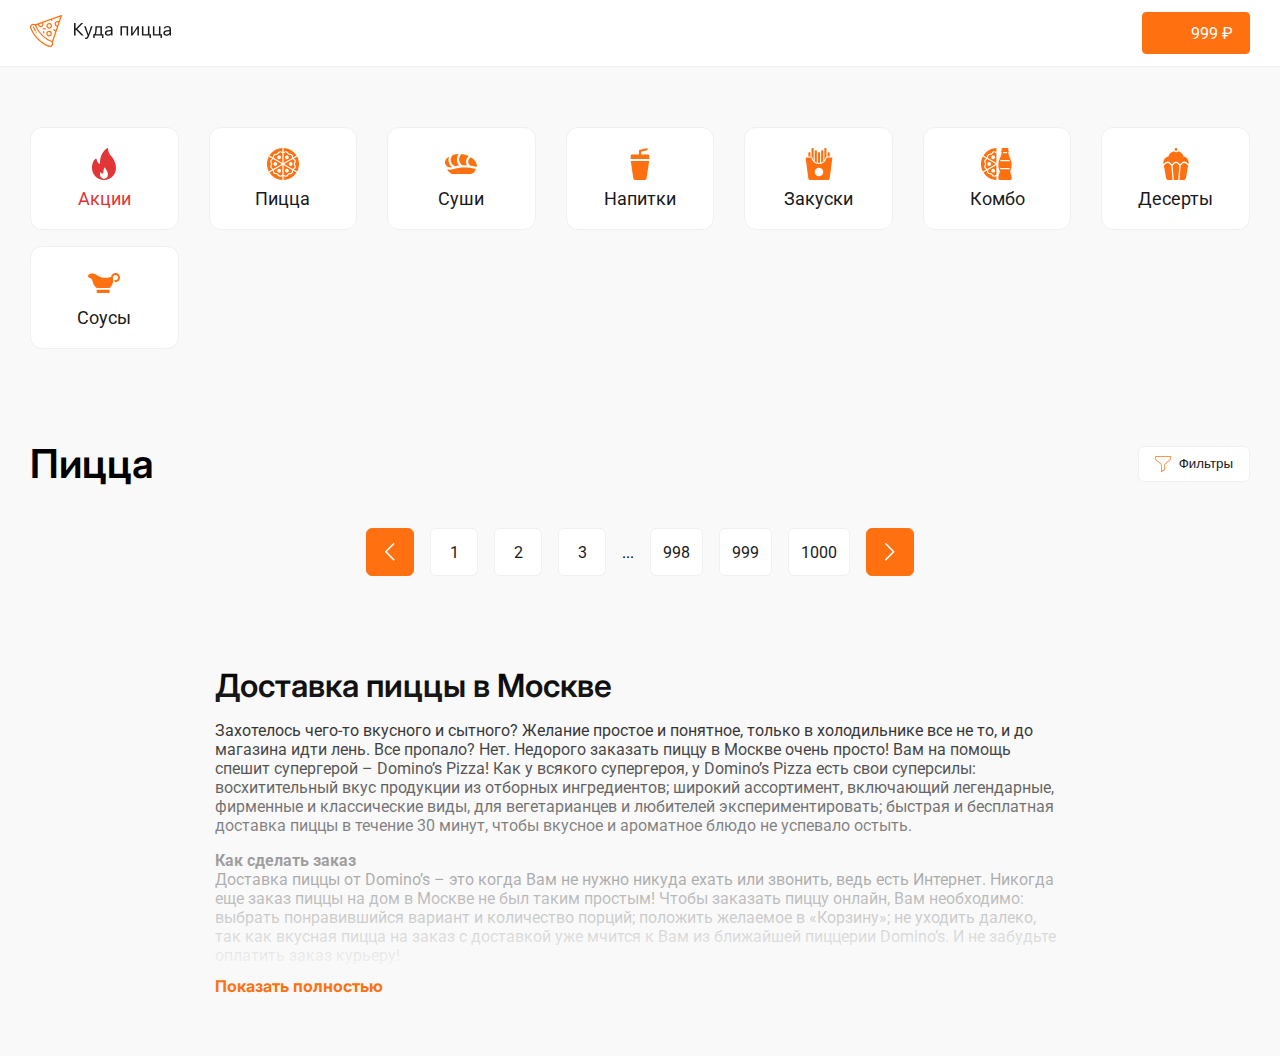
<file: index.html>
<!DOCTYPE html>
<html lang="en">

<head>
    <meta charset="UTF-8">
    <meta name="viewport" content="width=device-width, initial-scale=1.0">
    <title>Kudapizza</title>
    <link rel="stylesheet" href="main.css">
</head>

<body>
    <header class="header">
        <div class="container header__container">
            <a href="index.html" class="header__logo">
                <img src="images/logo.svg" alt="">
            </a>
            <a href="cart.html" class="header__cart-button">
                <svg width="24" height="24">
                    <use xlink:href="images/icons/sprite.svg#icon-cart" />
                </svg>
                999 ₽
            </a>
        </div>
    </header>
    <main>
        <section class="categories">
            <div class="container categories__container">
                <ul class="categories__list">
                    <!-- <li>
                        <a href="#" class="categories__link active">
                            <svg width="24" height="24">
                                <use xlink:href="images/icons/sprite.svg#icon-sale" />
                            </svg>
                            Акции
                        </a>
                    </li> -->
                </ul>
            </div>
        </section>
        <section class="catalog">
            <div class="container catalog__container">
                <div class="catalog__header">
                    <h2 class="catalog__title">Пицца</h2>
                    <button class="catalog__filter">
                        <svg width="16" height="16" viewBox="0 0 16 16" xmlns="http://www.w3.org/2000/svg">
                            <g clip-path="url(#clip0_27964_386)">
                                <path
                                    d="M6.33333 16C6.27667 16 6.22 15.986 6.16933 15.9567C6.06467 15.8973 6 15.7867 6 15.6667V8.932C6 8.646 5.87733 8.374 5.664 8.18467L0.558667 3.64933C0.204 3.33533 0 2.87933 0 2.4V1C0 0.448667 0.448667 0 1 0H15C15.5513 0 16 0.448667 16 1V2.4C16 2.87933 15.796 3.33533 15.4407 3.65L10.336 8.18533C10.1227 8.37467 10 8.64667 10 8.932V13.2887C10 13.6373 9.81467 13.966 9.51467 14.146L6.504 15.952C6.452 15.984 6.39267 16 6.33333 16V16ZM1 0.666667C0.816667 0.666667 0.666667 0.816 0.666667 1V2.4C0.666667 2.68867 0.788667 2.96267 1.00067 3.15L6.10667 7.686C6.462 8.002 6.66667 8.456 6.66667 8.932V15.078L9.172 13.5753C9.27133 13.5153 9.33333 13.4053 9.33333 13.2893V8.93267C9.33333 8.45667 9.538 8.002 9.89333 7.68667L14.9987 3.15133C15.2113 2.96267 15.3333 2.68867 15.3333 2.4V1C15.3333 0.816 15.1833 0.666667 15 0.666667H1Z" />
                            </g>
                            <defs>
                                <clipPath id="clip0_27964_386">
                                    <rect width="16" height="16" fill="white" />
                                </clipPath>
                            </defs>
                        </svg>

                        Фильтры
                    </button>
                </div>
                <div class="pagination">
                    <ul>
                        <li>
                            <a href="#" class="pagination__button pagination__button--active">
                                <svg width="18" height="18">
                                    <use xlink:href="images/icons/sprite.svg#icon-prev" />
                                </svg>
                            </a>
                        </li>
                        <li class="here"></li>
                        <!-- <li>
                            <a href="#" class="pagination__button">1</a>
                        </li>
                        <li>
                            <a href="#" class="pagination__button">2</a>
                        </li>
                        <li>
                            <a href="#" class="pagination__button">3</a>
                        </li>
                        <li>
                            <span>...</span>
                        </li>
                        <li>
                            <a href="#" class="pagination__button">103</a>
                        </li>
                        <li>
                            <a href="#" class="pagination__button">104</a>
                        </li>
                        <li>
                            <a href="#" class="pagination__button">105</a>
                        </li> -->
                        <li>
                            <a href="#" class="pagination__button pagination__button--active">
                                <svg width="18" height="18">
                                    <use xlink:href="images/icons/sprite.svg#icon-next" />
                                </svg>
                            </a>
                        </li>
                    </ul>
                </div>
            </div>
        </section>
        <section class="info">
            <div class="container container--small info__container">
                <div class="info__text">
                    <h2>Доставка пиццы в Москве</h2>
                    <p>Захотелось чего-то вкусного и сытного? Желание простое и понятное, только в холодильнике все не
                        то, и до магазина идти лень. Все пропало? Нет. Недорого заказать пиццу в Москве очень просто!
                        Вам на помощь спешит супергерой – Domino’s Pizza! Как у всякого супергероя, у Domino’s Pizza
                        есть свои суперсилы: восхитительный вкус продукции из отборных ингредиентов; широкий
                        ассортимент, включающий легендарные, фирменные и классические виды, для вегетарианцев и
                        любителей экспериментировать; быстрая и бесплатная доставка пиццы в течение 30 минут, чтобы
                        вкусное и ароматное блюдо не успевало остыть.</p>
                    <h5>Как сделать заказ</h5>
                    <p>Доставка пиццы от Domino’s – это когда Вам не нужно никуда ехать или звонить, ведь есть Интернет.
                        Никогда еще заказ пиццы на дом в Москве не был таким простым! Чтобы заказать пиццу онлайн, Вам
                        необходимо: выбрать понравившийся вариант и количество порций; положить желаемое в «Корзину»; не
                        уходить далеко, так как вкусная пицца на заказ с доставкой уже мчится к Вам из ближайшей
                        пиццерии Domino’s. И не забудьте оплатить заказ курьеру!</p>
                    <p>Захотелось чего-то вкусного и сытного? Желание простое и понятное, только в холодильнике все не
                        то, и до магазина идти лень. Все пропало? Нет. Недорого заказать пиццу в Москве очень просто!
                        Вам на помощь спешит супергерой – Domino’s Pizza! Как у всякого супергероя, у Domino’s Pizza
                        есть свои суперсилы: восхитительный вкус продукции из отборных ингредиентов; широкий
                        ассортимент, включающий легендарные, фирменные и классические виды, для вегетарианцев и
                        любителей экспериментировать; быстрая и бесплатная доставка пиццы в течение 30 минут, чтобы
                        вкусное и ароматное блюдо не успевало остыть.</p>
                    <p>Доставка пиццы от Domino’s – это когда Вам не нужно никуда ехать или звонить, ведь есть Интернет.
                        Никогда еще заказ пиццы на дом в Москве не был таким простым! Чтобы заказать пиццу онлайн, Вам
                        необходимо: выбрать понравившийся вариант и количество порций; положить желаемое в «Корзину»; не
                        уходить далеко, так как вкусная пицца на заказ с доставкой уже мчится к Вам из ближайшей
                        пиццерии Domino’s. И не забудьте оплатить заказ курьеру!</p>
                    <p>Доставка пиццы от Domino’s – это когда Вам не нужно никуда ехать или звонить, ведь есть Интернет.
                        Никогда еще заказ пиццы на дом в Москве не был таким простым! Чтобы заказать пиццу онлайн, Вам
                        необходимо: выбрать понравившийся вариант и количество порций; положить желаемое в «Корзину»; не
                        уходить далеко, так как вкусная пицца на заказ с доставкой уже мчится к Вам из ближайшей
                        пиццерии Domino’s. И не забудьте оплатить заказ курьеру!</p>
                    <p>Захотелось чего-то вкусного и сытного? Желание простое и понятное, только в холодильнике все не
                        то, и до магазина идти лень. Все пропало? Нет. Недорого заказать пиццу в Москве очень просто!
                        Вам на помощь спешит супергерой – Domino’s Pizza! Как у всякого супергероя, у Domino’s Pizza
                        есть свои суперсилы: восхитительный вкус продукции из отборных ингредиентов; широкий
                        ассортимент, включающий легендарные, фирменные и классические виды, для вегетарианцев и
                        любителей экспериментировать; быстрая и бесплатная доставка пиццы в течение 30 минут, чтобы
                        вкусное и ароматное блюдо не успевало остыть.</p>
                </div>
                <button class="info__link" data-hello="Скрыть текст">Показать полностью</button>
            </div>
        </section>
    </main>
    <div class="popup-filter">
        <div class="popup-filter__body">
            <div class="popup-filter__content">
                <div class="popup-filter__header">
                    <h2>Фильтры</h2>
                    <svg class="popup-filter__close" width="24" height="24" viewBox="0 0 24 24" fill="none"
                        xmlns="http://www.w3.org/2000/svg">
                        <g clip-path="url(#clip0_230_22549)">
                            <path fill-rule="evenodd" clip-rule="evenodd"
                                d="M1.33213 0.228557C1.02739 -0.0761858 0.5333 -0.0761858 0.228557 0.228557C-0.0761858 0.533301 -0.0761858 1.02739 0.228557 1.33213L10.8964 12L0.228564 22.6679C-0.0761791 22.9726 -0.0761791 23.4667 0.228564 23.7714C0.533307 24.0762 1.02739 24.0762 1.33214 23.7714L12 13.1036L22.6679 23.7714C22.9726 24.0762 23.4667 24.0762 23.7714 23.7714C24.0762 23.4667 24.0762 22.9726 23.7714 22.6679L13.1036 12L23.7714 1.33213C24.0762 1.02739 24.0762 0.533302 23.7714 0.228559C23.4667 -0.0761838 22.9726 -0.0761838 22.6679 0.228559L12 10.8964L1.33213 0.228557Z"
                                fill="#A5A5A5" />
                        </g>
                        <defs>
                            <clipPath id="clip0_230_22549">
                                <rect width="24" height="24" fill="white" />
                            </clipPath>
                        </defs>
                    </svg>
                </div>
                <div class="popup-filter__groups">
                    <!-- <div class="popup-filter__group">
                        <h4>Общее</h4>
                        <div class="popup-filter__checkbox">
                            <button class="active">Хит</button>
                        </div>
                    </div> -->
                </div>
            </div>
            <div class="popup-filter__buttons">
                <button class="hover">Сбросить</button>
                <button class="active">Применить</button>
            </div>
        </div>
    </div>
    <script src="script.js"></script>
</body>

</html>
</file>
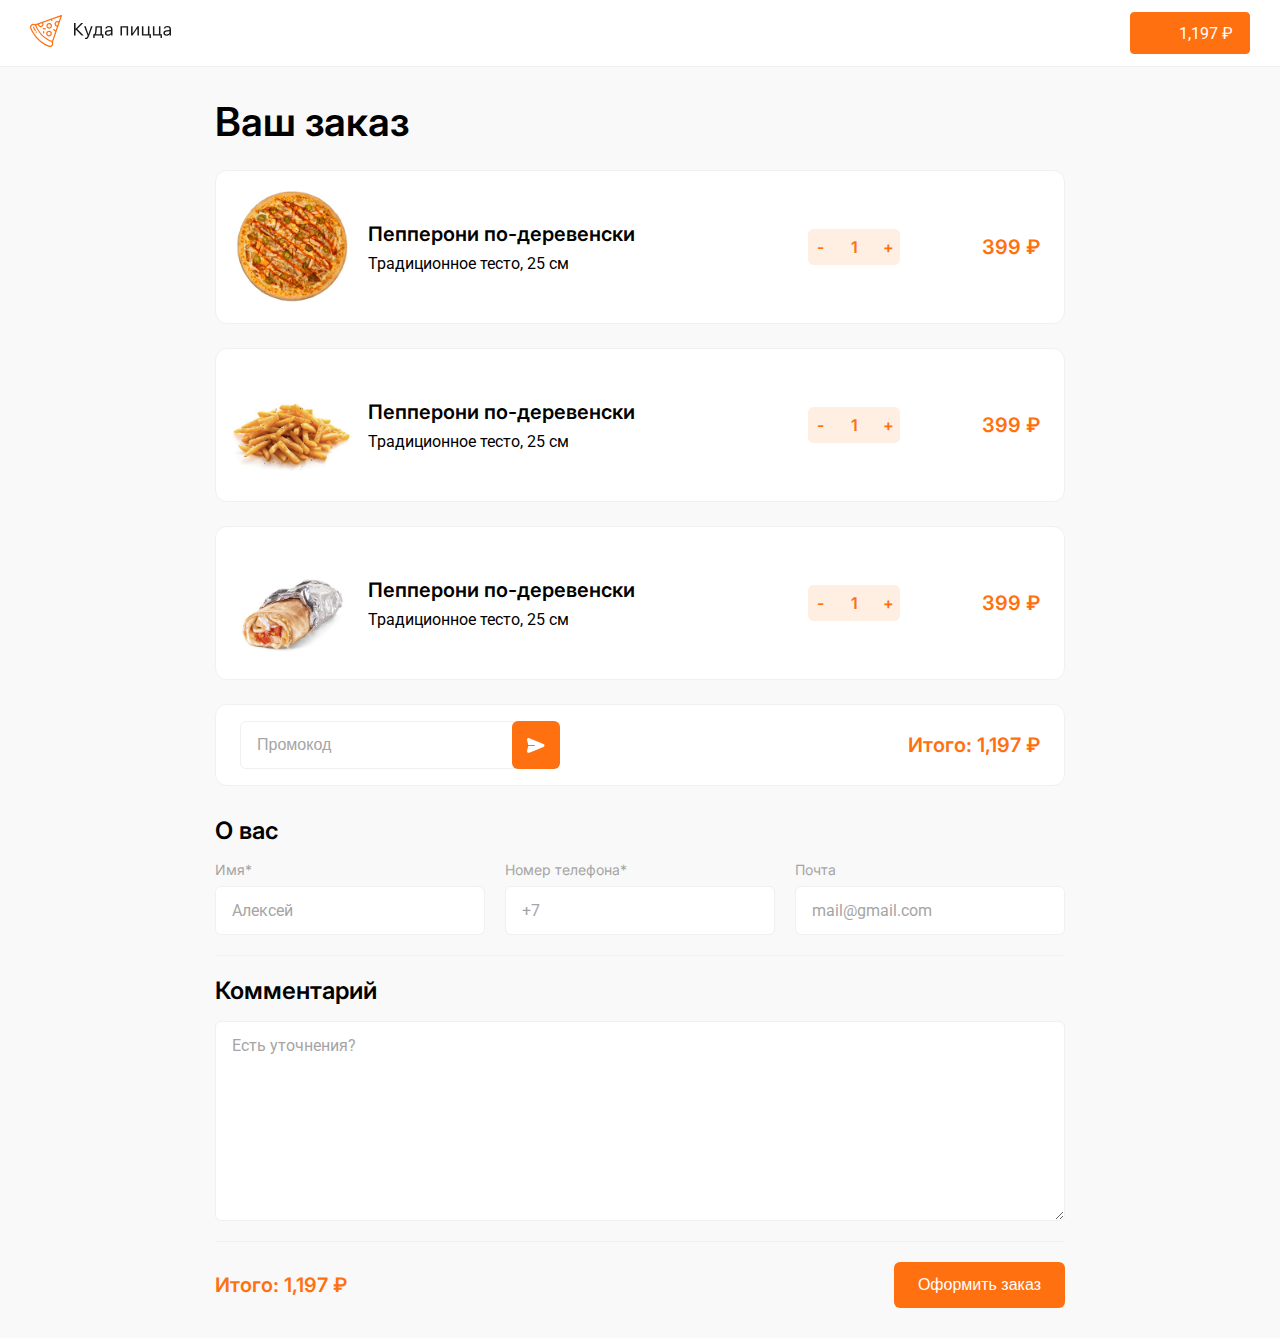
<file: cart.html>
<!DOCTYPE html>
<html lang="en">

<head>
    <meta charset="UTF-8">
    <meta name="viewport" content="width=device-width, initial-scale=1.0">
    <title>Корзина - Kudapizza</title>
    <link rel="stylesheet" href="main.css">
</head>

<body>
    <header class="header">
        <div class="container header__container">
            <a href="index.html" class="header__logo">
                <img src="images/logo.svg" alt="">
            </a>
            <a href="cart.html" class="header__cart-button">
                <svg width="24" height="24">
                    <use xlink:href="images/icons/sprite.svg#icon-cart" />
                </svg>
                <span class="cartTotalHtml">0</span>
            </a>
        </div>
    </header>
    <main>
        <section class="cart">
            <div class="container container--small cart__container">
                <h2 class="cart__title">Ваш заказ</h2>
                <div class="cart__body">
                    <div class="cart__items">
                        <!-- <div class="cart__item">
                            <div class="cart__item-about">
                                <img src="images/product-1.jpg" alt="" class="cart__item-img">
                                <div class="cart__item-info">
                                    <div class="cart__item-name">Пепперони по-деревенски</div>
                                    <div class="cart__item-desc">Традиционное тесто, 23 см</div>
                                </div>
                            </div>
                            <div class="cart__item-numbers">
                                <div class="cart__item-calc">
                                    <button class="cart__item-minus">-</button>
                                    <input type="text" value="1" class="cart__item-quantity">
                                    <button class="cart__item-plus">+</button>
                                </div>
                                <div class="cart__item-sum">399 ₽</div>
                            </div>
                        </div> -->
                    </div>
                    <div class="cart__result">
                        <div class="cart__promocode">
                            <input type="text" name="promocode" placeholder="Промокод">
                            <button class="cart__apply-promocode">
                                <svg width="18" height="15">
                                    <use xlink:href="images/icons/sprite.svg#icon-plane" />
                                </svg>
                            </button>
                        </div>
                        <div class="cart__sum">Итого: <span class="cartTotalHtml">0</span></div>
                    </div>
                </div>
            </div>
        </section>
        <section class="checkout">
            <div class="container container--small checkout__container">
                <div class="checkout__group">
                    <h3 class="checkout__title">О вас</h3>
                    <div class="checkout__inputs">
                        <div class="input-field">
                            <label for="name">Имя*</label>
                            <input type="text" name="name" id="name" required placeholder="Алексей">
                        </div>
                        <div class="input-field">
                            <label for="phone">Номер телефона*</label>
                            <input type="text" name="phone" id="phone" required placeholder="+7">
                        </div>
                        <div class="input-field">
                            <label for="email">Почта</label>
                            <input type="email" name="email" id="email" placeholder="mail@gmail.com">
                        </div>
                    </div>
                </div>
                <div class="checkout__group">
                    <h3 class="checkout__title">Комментарий</h3>
                    <div class="checkout__inputs">
                        <div class="input-field">
                            <textarea name="comment" placeholder="Есть уточнения?"></textarea>
                        </div>
                    </div>
                </div>
                <footer class="checkout__footer">
                    <div class="checkout__total">Итого: <span class="cartTotalHtml">0</span></div>
                    <button class="checkout__button">Оформить заказ</button>
                </footer>
            </div>
        </section>
    </main>
    <script src="script.js"></script>
</body>

</html>
</file>
<file: main.css>
@import url('https://fonts.googleapis.com/css2?family=Inter:ital,opsz,wght@0,14..32,100..900;1,14..32,100..900&family=Roboto:ital,wght@0,100..900;1,100..900&display=swap');

* {
    margin: 0;
    padding: 0;
    box-sizing: border-box;
    /* border: 1px solid red; */
}

:root {
    --hello: #191919;
}

body {
    font-family: 'Roboto', sans-serif;
    color: var(--color);
    background-color: #F9F9F9;
}

.info {
    margin-block: 60px;
}

.info h2 {
    font-family: 'Inter', sans-serif;
    font-size: 32px;
    font-weight: 600;
    margin-bottom: 16px;
}

.info h5 {
    font-size: 16px;
    font-weight: 700;
}

.info p {
    font-size: 16px;
    margin-bottom: 1em;
}

.container {
    width: calc(100% - 30px * 2);
    max-width: 1290px;
    margin: 0 auto;
}

.container--small {
    max-width: 850px;
}

.info__link {
    color: #FF7010;
    background: none;
    border: none;
    font-family: "Inter", sans-serif;
    font-weight: 700;
    font-size: 16px;
    cursor: pointer;
}

.info__text {
    transition: max-height 1s;
    max-height: 310px;
    overflow: hidden;
    position: relative;
}

.info__text--active {
    max-height: 1000px;
}

.info__text::after {
    width: 100%;
    height: 310px;
    opacity: 1;
    background: linear-gradient(180deg, rgba(255, 255, 255, 0) 0%, #F9F9F9 100%);
    content: "";
    position: absolute;
    top: 0;
    left: 0;
    transition: opacity 1s, height 1s;
}

.info__text--active::after {
    opacity: 0;
    height: 1000px;
}

/* Catalog */

.catalog {
    padding: 30px 0;
}

.catalog__container {
    display: flex;
    flex-direction: column;
    gap: 40px;
}

.catalog__header {
    display: flex;
    justify-content: space-between;
    align-items: center;
}

.catalog__title {
    font-family: 'Inter', sans-serif;
    font-size: 40px;
    font-weight: 600;
}

.catalog__filter {
    display: flex;
    gap: 8px;
    align-items: center;
    background-color: #fff;
    border: 1px solid #F0F0F0;
    border-radius: 6px;
    padding: 9px 16px;
    color: var(--hello);
    cursor: pointer;
    transition-duration: .3s;
    transition-property: background-color, color;
}

.catalog__filter svg {
    fill: #ff7010;
    transition: fill .3s;
}

.catalog__filter:hover {
    background-color: #FF7010;
    color: #fff
}

.catalog__filter:hover svg {
    fill: #fff;
}

/* End Catalog */

/* Popup */

.no-scroll {
    overflow: hidden;
}

.popup-filter {
    position: fixed;
    top: 0;
    left: 0;
    width: 100%;
    height: 100%;
    backdrop-filter: blur(10px) brightness(0.6);
    justify-content: end;
    display: none;
    opacity: 0;
    transition: opacity .3s;
}

.popup-filter--show {
    display: flex;
}

.popup-filter--active {
    opacity: 1;
}

.popup-filter__body {
    background-color: white;
    width: 520px;
    height: 100%;
    overflow: auto;
    transform: translateX(520px);
    transition: transform .3s;
    /* right: 0; */
    /* position: absolute; */
}

.popup-filter--active .popup-filter__body {
    transform: translateX(0px);
}

.popup-filter__content {
    padding: 32px 20px 28px;
    display: flex;
    flex-direction: column;
    gap: 20px;
}

.popup-filter__header {
    display: flex;
    justify-content: space-between;
    align-items: center;
}

.popup-filter__header h2 {
    font-family: Inter, Courier, monospace;
    font-size: 32px;
    font-weight: 600;
}

.popup-filter__groups {
    display: flex;
    flex-direction: column;
    gap: 24px;
}

.popup-filter__group {
    display: flex;
    flex-direction: column;
    gap: 12px;
}

.popup-filter__group h4 {
    font-family: 'Roboto', sans-serif;
    font-size: 16px;
    color: #A5A5A5;
    font-weight: 400;
}

.popup-filter__checkbox {
    display: flex;
    flex-wrap: wrap;
    gap: 8px;
}

.popup-filter__checkbox button,
.popup-filter__buttons button
 {
    background-color: #fff;
    color: var(--hello);
    padding: 11px 16px;
    font-size: 14px;
    font-family: 'Inter', sans-serif;
    border: 1px solid #F0F0F0;
    border-radius: 6px;
    cursor: pointer;
    transition-duration: .3s;
    transition-property: background-color, border, color;
}

.popup-filter__checkbox button:hover,
.popup-filter__buttons button:hover,
.popup-filter__buttons button.hover
 {
    color: #FF7010;
    border: 1px solid #FF7010;
}

.popup-filter__checkbox button.active,
.popup-filter__buttons button.active
{
    background-color: #FF7010;
    color: #fff;
    border: 1px solid #FF7010;
}

.popup-filter__buttons {
    display: flex;
    gap: 20px;
    padding: 12px 20px;
    border-top: 1px solid #F0F0F0;
}

.popup-filter__buttons button {
    flex-grow: 1;
}

.popup-filter__close {
    cursor: pointer;
}

/* End Popup */

/* Categories */
.categories {
    margin-block: 60px;
}

.categories__list {
    list-style: none;
    display: grid;
    grid-template-columns: repeat(auto-fill, minmax(135px, 1fr));
    gap: 16px 30px;
    font-size: 18px;
}

.categories__list li {
    flex-basis: 135px;
}

.categories__link {
    background-color: #fff;
    border: 1px solid #F0F0F0;
    border-radius: 12px;
    display: flex;
    flex-direction: column;
    justify-content: center;
    align-items: center;
    gap: 8px;
    padding-block: 20px;
    text-decoration: none;
    color: var(--hello);
    transition: border .3s;
}

.categories__link:hover {
    border-color: #ff7010;
}

.categories__link svg {
    fill: #FF7010;
    width: 32px;
    height: 32px;
}

.categories__link.active {
    color: #E23535;
}

.categories__link.active:hover {
    border-color: #E23535;
}

.categories__link.active svg {
    fill: #E23535;
}

/* End Categories */

/* Pagination */

.pagination {
    display: flex;
    justify-content: center;
}

.pagination ul {
    list-style: none;
    display: flex;
    justify-content: center;
    align-items: center;
    flex-wrap: wrap;
    gap: 16px;
}

.pagination__button {
    border-radius: 6px;
    text-decoration: none;
    color: var(--hello);
    background-color: #fff;
    border: 1px solid #F0F0F0;
    display: flex;
    justify-content: center;
    align-items: center;
    height: 48px;
    min-width: 48px;
    padding-inline: 12px;
    transition-duration: .3s;
    transition-property: background-color, border;
}

.pagination__button:hover {
    border: 1px solid #ff7010;
}

.pagination__button svg {
    fill: #fff;
}

.pagination__button--active {
    background-color: #FF7010;
    color: #fff;
    border: 1px solid #FF7010;
}

.pagination__button--active:hover {
    background-color: #ff7f2a;
}

/* End Pagination */

/* Cart */

.cart {
    margin: 30px 0;
}

.cart__title {
    font-family: 'Inter', sans-serif;
    font-size: 40px;
    font-weight: 600;
}

.cart__container {
    display: flex;
    flex-direction: column;
    gap: 24px;
}

.cart__body, .cart__items {
    display: flex;
    flex-direction: column;
    gap: 24px;
}

.cart__result,
.cart__item {
    background-color: #fff;
    border: 1px solid #F0F0F0;
    border-radius: 12px;
}

.cart__item {
    display: flex;
    justify-content: space-between;
    align-items: center;
    gap: 20px;
    padding: 16px 24px 16px 16px;
}

.cart__item-about {
    flex-grow: 1;
    display: flex;
    gap: 16px;
    align-items: center;
}

.cart__item-img {
    width: 120px;
    height: 120px;
    flex-shrink: 0;
    object-fit: cover;
}

.cart__item-name {
    font-family: 'Inter', sans-serif;
    font-size: 20px;
    font-weight: 600;
}

.cart__item-desc {
    font-size: 16px;
    font-weight: 400;
}

.cart__item-info {
    display: flex;
    flex-direction: column;
    gap: 8px;
}

.cart__item-numbers {
    flex-shrink: 0;
    display: flex;
    align-items: center;
    gap: 40px;
}

.cart__item-calc {
    width: 92px;
    position: relative;
    overflow: hidden;
    border-radius: 6px;
}

.cart__item-quantity {
    width: 100%;
    padding: 8px;
    padding-left: 24px;
    border: none;
    background-color: #FFEEE2;
    text-align: center;
    outline: none;
}

.cart__item-quantity,
.cart__item-minus,
.cart__item-plus {
    color: #ff7010;
    font-size: 16px;
    font-weight: 600;
    font-family: 'Inter', sans-serif;
}

.cart__item-minus,
.cart__item-plus {
    position: absolute;
    outline: none;
    height: 100%;
    width: 24px;
    border: none;
    background: #FFEEE2;
    color: #ff7010;
    cursor: pointer;
    transition: background-color .3s;
}

.cart__item-minus:hover,
.cart__item-plus:hover {
    background-color: #ffe0ca;
}

.cart__item-minus {
    left: 0;
}

.cart__item-plus {
    right: 0;
}

.cart__sum,
.cart__item-sum {
    font-size: 20px;
    font-weight: 600;
    color: #ff7010;
    font-family: 'Inter', sans-serif;
}

.cart__item-sum {
    min-width: 100px;
    text-align: right;
}

.cart__result {
    padding: 16px 24px;
    display: flex;
    justify-content: space-between;
    align-items: center;
    gap: 20px;
}

.cart__promocode {
    width: 100%;
    max-width: 320px;
    position: relative;
}

.cart__promocode input {
    width: 100%;
    font-size: 16px;
    color: var(--hello);
    padding: 14px 16px;
    border: 1px solid #F0F0F0;
    border-radius: 6px;
    outline: none;
}

.cart__promocode input::placeholder {
    color: #A5A5A5;
}

.cart__promocode button {
    width: 48px;
    height: 100%;
    display: flex;
    justify-content: center;
    align-items: center;
    background-color: #FF7010;
    cursor: pointer;
    position: absolute;
    right: 0;
    top: 0;
    border: none;
    border-radius: 6px;
    transition: background-color .3s;
}

.cart__promocode button:hover {
    background-color: #ff7f2a;
}

.cart__promocode button svg {
    fill: #ffffff;
}

@media screen and (max-width: 700px) {
    .cart__item {
        flex-direction: column;
        align-items: start;
    }

    .cart__item-numbers {
        gap: 16px;
    }

    .cart__item-about {
        flex-direction: column;
        align-items: start;
    }

    .cart__result {
        flex-direction: column;
        align-items: end;
    }
}

/* End Cart */

/* Header */

.header {
    background-color: #fff;
    border-bottom: 1px solid #F0F0F0;
    padding: 12px 0;
}

.header__container {
    display: flex;
    justify-content: space-between;
    align-items: center;
}

.header__cart-button {
    background-color: #FF7010;
    border-radius: 4px;
    padding: 8px 16px;
    display: flex;
    gap: 8px;
    align-items: center;
    color: #fff;
    text-decoration: none;
    font-size: 16px;
    border: 1px solid #FF7010;
    transition: background-color .3s, color .3s;
}

.header__cart-button:hover {
    background-color: #fff;
    color: #FF7010;
}

.header__cart-button svg {
    fill: #fff;
    width: 24px;
    height: 24px;
    transition: fill .3s;
}

.header__cart-button:hover svg {
    fill: #FF7010;
}

/* End Header */

/* Checkout */

.checkout {
    margin: 30px 0;
}

.checkout__container {
    display: flex;
    flex-direction: column;
    gap: 20px;
}

.checkout__group {
    border-bottom: 1px solid #F0F0F0;
    padding-bottom: 20px;
    display: flex;
    flex-direction: column;
    gap: 16px;
}

.checkout__inputs {
    display: flex;
    gap: 20px;
    flex-wrap: wrap;
}

.checkout__inputs .input-field {
    flex-grow: 1;
    min-width: 240px;
}

.input-field {
    display: flex;
    flex-direction: column;
    gap: 8px;
}

.input-field label {
    color: #A5A5A5;
    font-size: 14px;
    font-family: 'Inter', sans-serif;
}

.input-field input,
.input-field textarea {
    padding: 14px 16px;
    border: 1px solid #F0F0F0;
    background-color: #fff;
    border-radius: 6px;
    font-size: 16px;
    outline: none;
    font-family: 'Roboto', sans-serif;
    color: var(--hello);
}

.input-field input::placeholder,
.input-field textarea::placeholder {
    color: #A5A5A5;
}

.input-field textarea {
    resize: vertical;
    min-height: 200px;
}

.checkout__title {
    font-family: 'Inter', sans-serif;
    font-size: 24px;
    font-weight: 600;
}

.checkout__footer {
    display: flex;
    justify-content: space-between;
    align-items: center;
    gap: 20px;
}

.checkout__total {
    font-size: 20px;
    font-weight: 600;
    color: #ff7010;
    font-family: 'Inter', sans-serif;
}

.checkout__button {
    padding: 14px 24px;
    background-color: #FF7010;
    color: #fff;
    border: none;
    border-radius: 6px;
    font-size: 16px;
    cursor: pointer;
    transition: background-color .3s;
}

.checkout__button:hover {
    background-color: #ff7f2a;
}

/* End Checkout */
</file>
